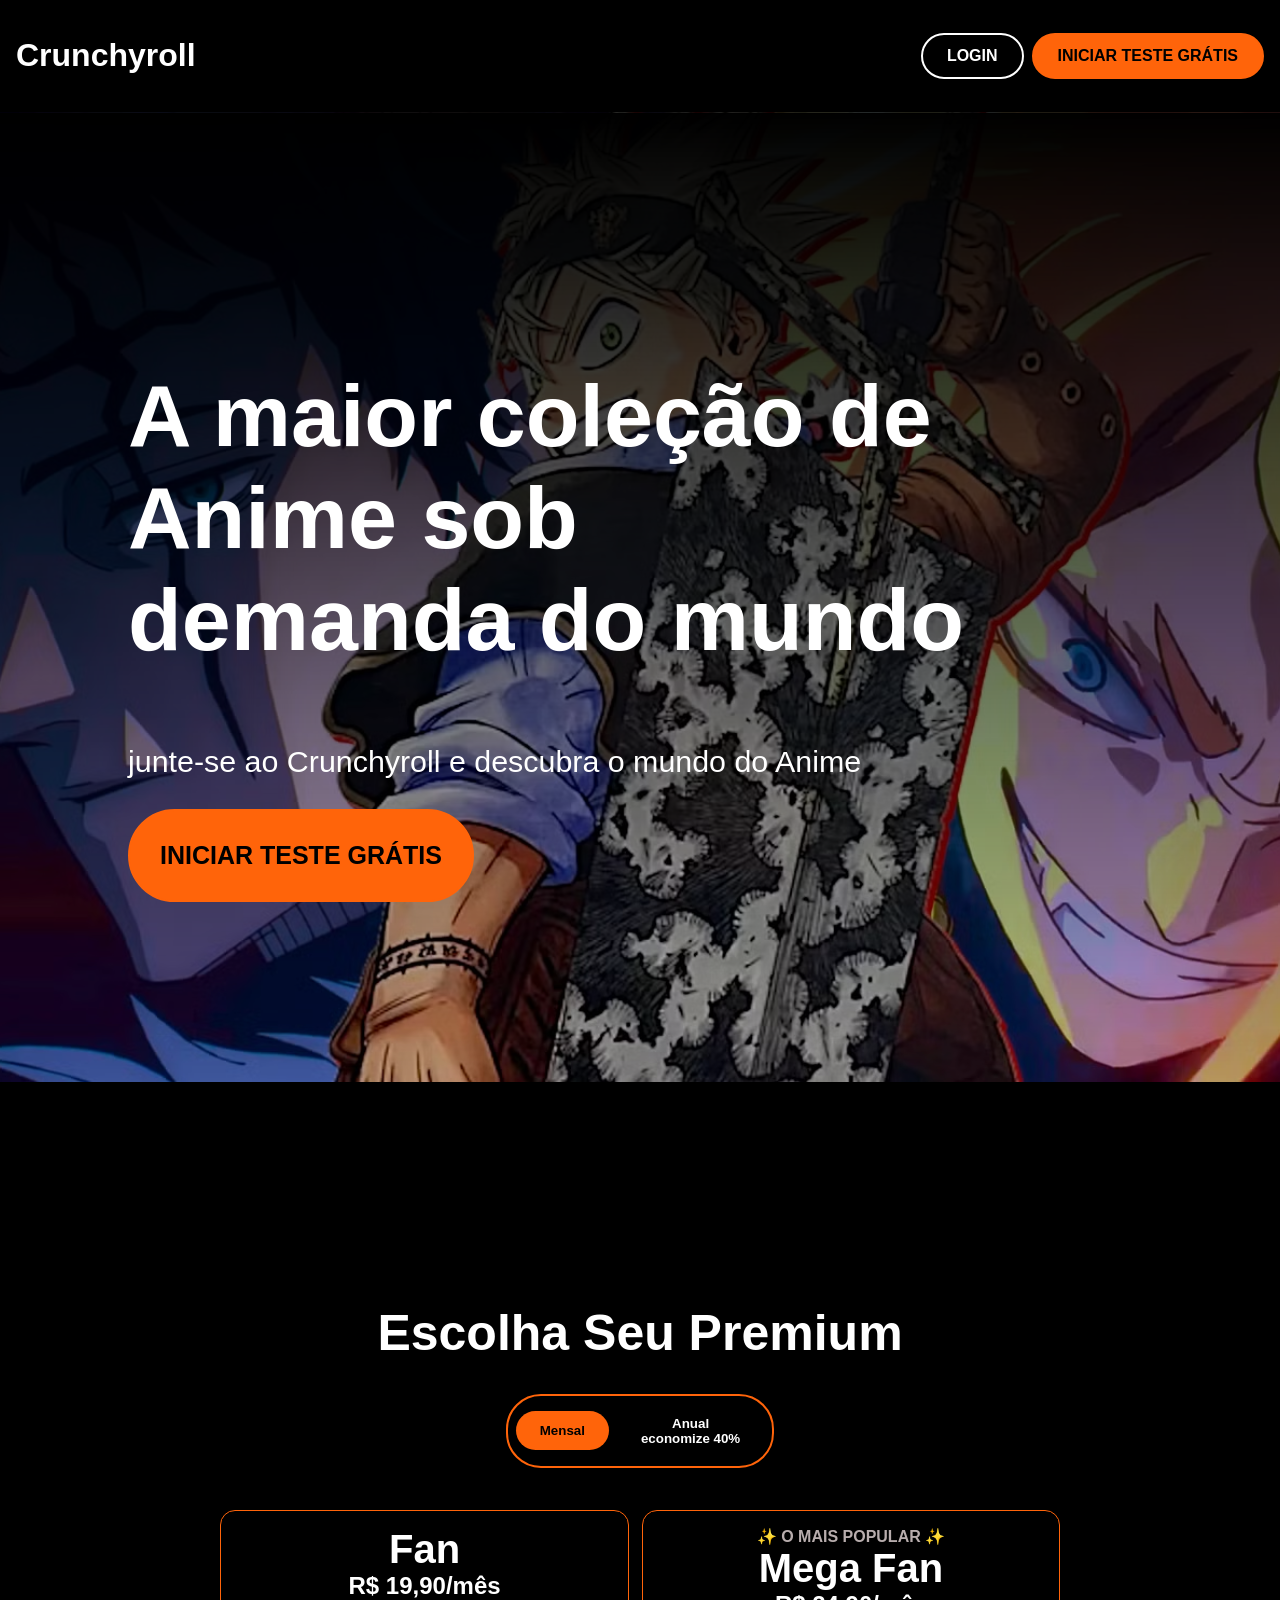
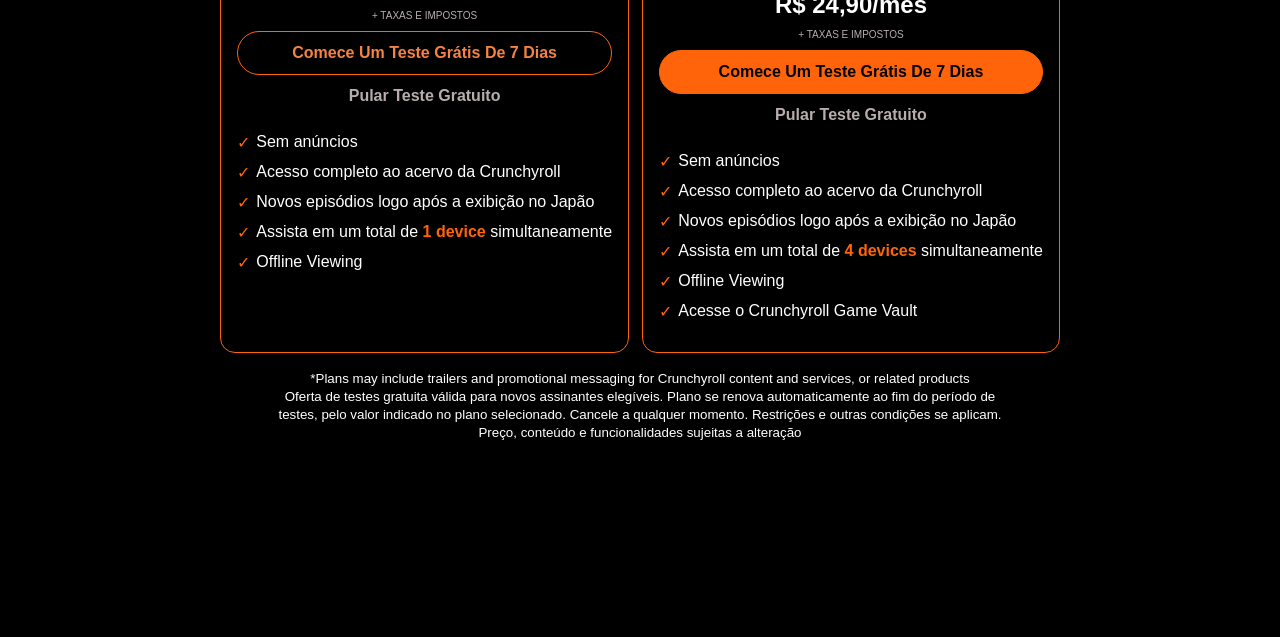
<file: teste1-organizado/teste1/index.html>
<!DOCTYPE html>
<html lang="pt-BR">
<head>
    <meta charset="UTF-8">
    <meta name="viewport" content="width=device-width, initial-scale=1.0">
    <title>Crunchyroll</title>
    <link rel="stylesheet" href="style.css">
</head>

<body>

    <!-- ============================== TOPO ============================== -->
    <header>
        <div class="topo">
            <h1><a href="#">Crunchyroll</a></h1>

            <div class="login-teste_gratis">
                <a href="#" class="botao botao-branco">LOGIN</a>
                <a href="#" class="botao botao-laranja">INICIAR TESTE GRÁTIS</a>
            </div>
        </div>
    </header>

    <main>

        <!-- ============================== HERO ============================== -->
        <section class="teste-gratis">
            <h2>A maior coleção de <br>Anime sob <br>demanda do mundo</h2>
            <p>junte-se ao Crunchyroll e descubra o mundo do Anime</p>
            <a href="#" class="botao botao-laranja">INICIAR TESTE GRÁTIS</a>
        </section>

        <!-- ============================== PLANOS ============================== -->
        <section class="escolher-assinatura">
            <h2>Escolha Seu Premium</h2>

            <!-- Pílula Mensal / Anual -->
            <div class="botao-assinatura">
                <button type="button" aria-pressed="true">Mensal</button>
                <button type="button" aria-pressed="false">Anual <br> economize 40%</button>
            </div>

            <!-- Container flex dos cards -->
            <div class="plano-assinatura">

                <!-- Plano Fan -->
                <article class="plano">
                    <h3 class="plano-nome">Fan</h3>
                    <p class="plano-preco">R$ 19,90/mês</p>
                    <p class="plano-taxa-imposto">+ TAXAS E IMPOSTOS</p>
                    <a href="#" class="plano-teste">Comece Um Teste Grátis De 7 Dias</a>
                    <a href="#" class="pular-teste">Pular Teste Gratuito</a>

                    <ul class="lista-beneficios">
                        <li>Sem anúncios</li>
                        <li>Acesso completo ao acervo da Crunchyroll</li>
                        <li>Novos episódios logo após a exibição no Japão</li>
                        <li>Assista em um total de <strong>1 device</strong> simultaneamente</li>
                        <li>Offline Viewing</li>
                    </ul>
                </article>

                <!-- Plano Mega Fan -->
                <article class="plano">
                    <span class="plano-destaque">O MAIS POPULAR</span>
                    <h3 class="plano-nome">Mega Fan</h3>
                    <p class="plano-preco">R$ 24,90/mês</p>
                    <p class="plano-taxa-imposto">+ TAXAS E IMPOSTOS</p>
                    <a href="#" class="plano-teste plano-teste-destaque">Comece Um Teste Grátis De 7 Dias</a>
                    <a href="#" class="pular-teste">Pular Teste Gratuito</a>

                    <ul class="lista-beneficios">
                        <li>Sem anúncios</li>
                        <li>Acesso completo ao acervo da Crunchyroll</li>
                        <li>Novos episódios logo após a exibição no Japão</li>
                        <li>Assista em um total de <strong>4 devices</strong> simultaneamente</li>
                        <li>Offline Viewing</li>
                        <li>Acesse o Crunchyroll Game Vault</li>
                    </ul>
                </article>

            </div>

            <!-- Aviso legal dos planos -->
            <p class="aviso-assinatura">
                <small>
                    *Plans may include trailers and promotional messaging for Crunchyroll content and services, or related products <br>
                    Oferta de testes gratuita válida para novos assinantes elegíveis. Plano se renova automaticamente ao fim do período de <br>
                    testes, pelo valor indicado no plano selecionado. Cancele a qualquer momento. Restrições e outras condições se aplicam. <br>
                    Preço, conteúdo e funcionalidades sujeitas a alteração
                </small>
            </p>
        </section>

    </main>
</body>
</html>
</file>
<file: teste1-organizado/teste1/style.css>
/* ==========================================================================
   ÍNDICE
   1. Variáveis
   2. Base (reset e herança)
   3. Componentes reutilizáveis (botões)
   4. Topo (header)
   5. Hero (.teste-gratis)
   6. Planos (.escolher-assinatura)
      6.1 Pílula Mensal / Anual
      6.2 Cards
      6.3 Conteúdo dos cards
    7. Media Query (adaptação para celular)
   ========================================================================== */


/* ==========================================================================
   1. VARIÁVEIS
   Valores definidos uma vez e reutilizados no arquivo inteiro.
   ========================================================================== */
:root {
    --cor-laranja: #ff640a;
    --cor-laranja-claro: #f58342;
    --cor-preto: #000000;
    --cor-branco: #ffffff;
    --cor-cinza: #b8adad;

    --padding-padrao: 16px;

    --fonte-arial: Arial, Helvetica, sans-serif;
}


/* ==========================================================================
   2. BASE
   Regras que valem para o site todo. Sempre no começo do arquivo.
   ========================================================================== */

/* width/height passam a incluir padding e borda (a "regra da conta") */
* {
    box-sizing: border-box;
}

/* Herança: cor, fundo e fonte definidos uma vez; todos os filhos herdam */
body {
    margin: 0; /* tira a margem padrão do navegador */
    background-color: var(--cor-preto);
    color: var(--cor-branco);
    font-family: var(--fonte-arial);
}
header{
    padding: var(--padding-padrao);
}
main {
    padding: 0;
}

/* Links não herdam a cor do body, então precisam de regra própria */
a {
    text-decoration: none;
    color: var(--cor-branco);
}

/* Respiro em cima e embaixo de todas as sections (0 nas laterais) */
section {
    padding: 180px 0;
}


/* ==========================================================================
   3. COMPONENTES REUTILIZÁVEIS: BOTÕES
   Classe base (.botao) + variações (.botao-laranja / .botao-branco).
   No HTML: class="botao botao-laranja"
   ========================================================================== */

/* O que TODO botão tem em comum */
.botao {
    display: inline-block; /* permite padding de verdade num link */
    padding: 12px 24px;
    border-radius: 999px;  /* formato de pílula */
    font-weight: bold;
}

/* Variação: preenchido de laranja, texto preto */
.botao-laranja {
    background-color: var(--cor-laranja);
    color: var(--cor-preto);
    border: 2px solid var(--cor-laranja); /* mesma espessura do botão branco = mesma altura */
}

/* Variação: transparente com borda branca */
.botao-branco {
    background-color: transparent;
    color: var(--cor-branco);
    border: 2px solid var(--cor-branco);
}


/* ==========================================================================
   4. TOPO (header)
   ========================================================================== */

/* Logo à esquerda, bloco de links à direita */
.topo {
    display: flex;
    justify-content: space-between; /* eixo principal: um em cada ponta */
    align-items: center;            /* eixo cruzado: mesma altura */
}

/* LOGIN + INICIAR TESTE GRÁTIS juntinhos */
.login-teste_gratis {
    display: flex;
    gap: 8px;
}

.teste-gratis {
    padding-left: 8rem;
    background-image:
        linear-gradient(rgb(0, 0, 0), rgba(0, 0, 0, 0.2)),  /* por cima: o "vidro" escuro */
        url("img/black-clover-filler-list-season-2.avif");                         /* embaixo: a imagem */
    background-size: cover;
    background-position: center;
}
/* ==========================================================================
   5. HERO (.teste-gratis)
   ========================================================================== */

/* Tamanho de fonte em cada elemento, e não no pai (evita herança multiplicada) */
.teste-gratis h2 {
    font-size: 5.5rem;
}

.teste-gratis p {
    font-size: 1.9rem;
}

/* O botão do hero é maior que o do header */
.teste-gratis .botao {
    font-size: 25px;
    padding: 30px;
}


/* ==========================================================================
   6. PLANOS (.escolher-assinatura)
   ========================================================================== */

.escolher-assinatura {
    text-align: center; /* herdado por título, pílula e cards */
}

.escolher-assinatura h2 {
    font-size: 50px;
    margin-bottom: 32px;
}


/* ---------- 6.1 Pílula Mensal / Anual ---------- */

/* A caixa com borda laranja em volta dos dois botões */
.botao-assinatura {
    display: flex;
    justify-content: center;
    align-items: center;
    gap: 8px;
    width: fit-content;     /* a caixa fica do tamanho dos botões */
    margin: 0 auto 42px;    /* centraliza a caixa | 42px embaixo */
    padding: 8px;
    border: 2px solid var(--cor-laranja);
    border-radius: 35px;
}

/* Padrão: todo botão da pílula começa "desligado" */
.botao-assinatura button {
    padding: 12px 24px;
    border: none;           /* tira a borda padrão do navegador */
    border-radius: 999px;
    background-color: transparent;
    color: var(--cor-branco);
    font-weight: bold;
}

/* Exceção: só o botão "ligado" fica laranja (vem DEPOIS do padrão para vencer) */
.botao-assinatura [aria-pressed="true"] {
    background-color: var(--cor-laranja);
    color: var(--cor-preto);
}


/* ---------- 6.2 Cards ---------- */

/* Container flex: os cards lado a lado e com a mesma altura (stretch) */
.plano-assinatura {
    display: flex;
    justify-content: center;
    gap: 13px;
}

/* Cada card (Fan e Mega Fan usam a mesma classe) */
.plano {
    padding: 16px;
    border: 1.5px solid var(--cor-laranja);
    border-radius: 15px;
}


/* ---------- 6.3 Conteúdo dos cards ---------- */

.plano-nome{
    font-size: 2.5rem;
    font-weight: bolder;
}

.plano-preco {
    font-size: 1.5rem;
    font-weight: bolder;
}
.plano-taxa-imposto{
    font-size: x-small;
    color: var(--cor-cinza);
}

/* Os dois links ocupam cada um a própria linha */
.plano-teste,
.pular-teste{
    display: block;
    padding: 12px;
}

.pular-teste{
    font-weight: bolder;
    color: var(--cor-cinza);
}
/* "Comece Um Teste Grátis": pílula com borda laranja */
.plano-teste {
    border: 1.5px solid var(--cor-laranja);
    border-radius: 30px;
    font-weight: bolder;
    color: var(--cor-laranja-claro);
    
}
.plano-teste-destaque{
    background-color: var(--cor-laranja);
    color: var(--cor-preto);
}

/* Hover (mouse) e focus-visible (teclado) com o mesmo efeito */
.plano-teste:hover,
.plano-teste:focus-visible,
.pular-teste:hover,
.pular-teste:focus-visible {
    color: var(--cor-laranja-claro);
}
/*Mudando a cor da pilula em destaque*/
.plano-teste-destaque:hover,
.plano-teste-destaque:focus-visible {
    color: var(--cor-preto);
}
/* Lista sempre à esquerda, mesmo com o card centralizado */
.lista-beneficios {
    list-style: none;
    text-align: left;
    padding: 0;
}
.lista-beneficios li {
    position: relative;
    padding-left: 1.2rem;
    margin-bottom: 12px;
}
/* Destaque laranja só dentro da lista de benefícios */
.lista-beneficios strong {
    color: var(--cor-laranja);
}

.lista-beneficios li::before {
    content: "✓";
    color: var(--cor-laranja);
    position: absolute;
    left: 0;
}
/*tirando a margem padrão do navegador*/
.plano-nome,
.plano-preco{
    margin: 0;
}

.plano span{
    color: var(--cor-cinza);
    font-weight: bolder;
}

.plano-destaque::before { content: "✨ "; }
.plano-destaque::after  { content: " ✨"; }



/* ==========================================================================
   7. Media Query (adaptação para celular)
   ========================================================================== */
@media (max-width: 768px) {
    section {
        padding: 48px 0; 
    }
    .botao{
        white-space: nowrap;
    }
    /*================================TOPO=======================================*/
    .topo{
        padding-left: 15px;
    }
    .topo h1{
        font-size: 1.7rem;
    }
    .login-teste_gratis .botao-laranja{
        display: none;
    }
    /*===============================HERO=======================================*/
    .teste-gratis{
        padding-left: 15px;
        
    }
    .teste-gratis h2{
        font-size: 3.5rem;
    }
    .teste-gratis p{
        font-size: 1rem;
    }
    .teste-gratis .botao{
        font-size: 15px;
        padding: 16px;
    }
    /*==================================PLANOS=======================================*/
    .plano-assinatura{
        font-size: 15px;
        padding-right: var(--padding-padrao);
        padding-left: var(--padding-padrao);
        flex-direction: column;
    }
    .plano h3{
        font-size: 25px;
    }
    .plano .plano-teste {
        font-size: 12px;
    }
    .plano .pular-teste{
        font-size: 12px;
    }
    .plano .plano-destaque{
        font-size: 15px;
    }
    .teste-gratis h2{
        max-width: 12ch;
    }
    .aviso-assinatura{
        font-size: 10px;
        margin: center;
    }
}
</file>
